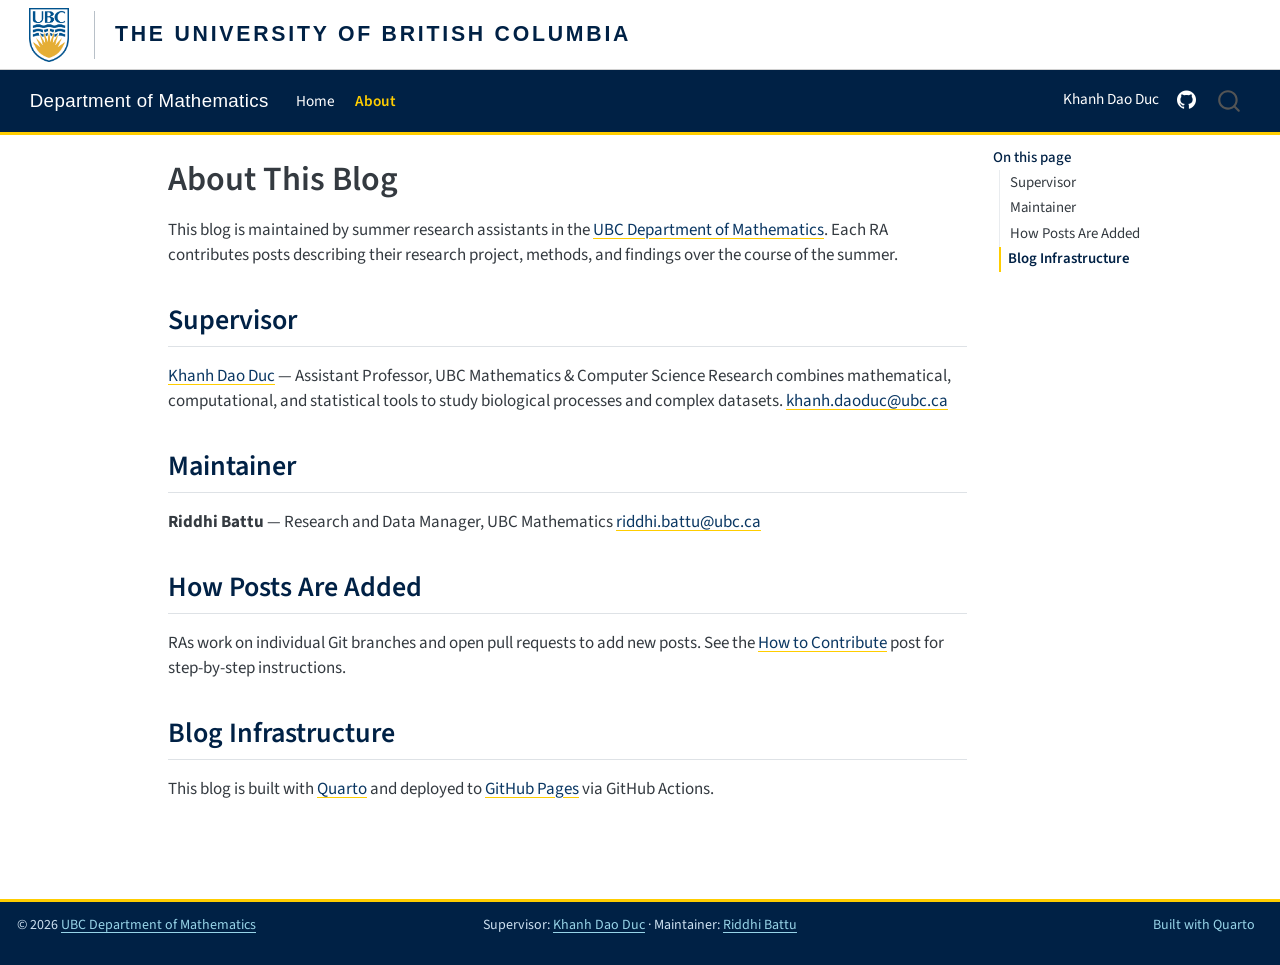
<file: about.html>
<!DOCTYPE html>
<html xmlns="http://www.w3.org/1999/xhtml" lang="en" xml:lang="en"><head>

<meta charset="utf-8">
<meta name="generator" content="quarto-1.9.38">

<meta name="viewport" content="width=device-width, initial-scale=1.0, user-scalable=yes">


<title>About This Blog – UBC Math Summer Research Blog</title>
<style>
/* Default styles provided by pandoc.
** See https://pandoc.org/MANUAL.html#variables-for-html for config info.
*/
code{white-space: pre-wrap;}
span.smallcaps{font-variant: small-caps;}
div.columns{display: flex; gap: min(4vw, 1.5em);}
div.column{flex: auto; overflow-x: auto;}
div.hanging-indent{margin-left: 1.5em; text-indent: -1.5em;}
ul.task-list{list-style: none;}
ul.task-list li input[type="checkbox"] {
  width: 0.8em;
  margin: 0 0.8em 0.2em -1em; /* quarto-specific, see https://github.com/quarto-dev/quarto-cli/issues/4556 */ 
  vertical-align: middle;
}
</style>


<script src="site_libs/quarto-nav/quarto-nav.js"></script>
<script src="site_libs/quarto-nav/headroom.min.js"></script>
<script src="site_libs/clipboard/clipboard.min.js"></script>
<script src="site_libs/quarto-search/autocomplete.umd.js"></script>
<script src="site_libs/quarto-search/fuse.min.js"></script>
<script src="site_libs/quarto-search/quarto-search.js"></script>
<meta name="quarto:offset" content="./">
<script src="site_libs/quarto-html/quarto.js" type="module"></script>
<script src="site_libs/quarto-html/tabsets/tabsets.js" type="module"></script>
<script src="site_libs/quarto-html/popper.min.js"></script>
<script src="site_libs/quarto-html/tippy.umd.min.js"></script>
<script src="site_libs/quarto-html/anchor.min.js"></script>
<link href="site_libs/quarto-html/tippy.css" rel="stylesheet">
<link href="site_libs/quarto-html/quarto-syntax-highlighting-15634bcf2e68342d4ad2dfa704d543f6.css" rel="stylesheet" id="quarto-text-highlighting-styles">
<script src="site_libs/bootstrap/bootstrap.min.js"></script>
<link href="site_libs/bootstrap/bootstrap-icons.css" rel="stylesheet">
<link href="site_libs/bootstrap/bootstrap-bba5ebae505b5c03f3f0d8040a416a6b.min.css" rel="stylesheet" append-hash="true" id="quarto-bootstrap" data-mode="light">
<script id="quarto-search-options" type="application/json">{
  "location": "navbar",
  "copy-button": false,
  "collapse-after": 3,
  "panel-placement": "end",
  "type": "overlay",
  "limit": 50,
  "keyboard-shortcut": [
    "f",
    "/",
    "s"
  ],
  "show-item-context": false,
  "language": {
    "search-no-results-text": "No results",
    "search-matching-documents-text": "matching documents",
    "search-copy-link-title": "Copy link to search",
    "search-hide-matches-text": "Hide additional matches",
    "search-more-match-text": "more match in this document",
    "search-more-matches-text": "more matches in this document",
    "search-clear-button-title": "Clear",
    "search-text-placeholder": "",
    "search-detached-cancel-button-title": "Cancel",
    "search-submit-button-title": "Submit",
    "search-label": "Search"
  }
}</script>


<link rel="stylesheet" href="styles.css">
</head>

<body class="nav-fixed quarto-light">

<div id="quarto-search-results"></div>
  <header id="quarto-header" class="headroom fixed-top">
    <nav class="navbar navbar-expand-lg " data-bs-theme="dark">
      <div class="navbar-container container-fluid">
      <div class="navbar-brand-container mx-auto">
    <a class="navbar-brand" href="./index.html">
    <span class="navbar-title">Department of Mathematics</span>
    </a>
  </div>
            <div id="quarto-search" class="" title="Search"></div>
          <button class="navbar-toggler" type="button" data-bs-toggle="collapse" data-bs-target="#navbarCollapse" aria-controls="navbarCollapse" role="menu" aria-expanded="false" aria-label="Toggle navigation" onclick="if (window.quartoToggleHeadroom) { window.quartoToggleHeadroom(); }">
  <span class="navbar-toggler-icon"></span>
</button>
          <div class="collapse navbar-collapse" id="navbarCollapse">
            <ul class="navbar-nav navbar-nav-scroll me-auto">
  <li class="nav-item">
    <a class="nav-link" href="./index.html"> 
<span class="menu-text">Home</span></a>
  </li>  
  <li class="nav-item">
    <a class="nav-link active" href="./about.html" aria-current="page"> 
<span class="menu-text">About</span></a>
  </li>  
</ul>
            <ul class="navbar-nav navbar-nav-scroll ms-auto">
  <li class="nav-item">
    <a class="nav-link" href="https://kdaoduc.com/"> 
<span class="menu-text">Khanh Dao Duc</span></a>
  </li>  
  <li class="nav-item compact">
    <a class="nav-link" href="https://github.com/UBCMath-Summer-RA-Cohort/research-blog"> <i class="bi bi-github" role="img" aria-label="GitHub">
</i> 
<span class="menu-text"></span></a>
  </li>  
</ul>
          </div> <!-- /navcollapse -->
            <div class="quarto-navbar-tools">
</div>
      </div> <!-- /container-fluid -->
    </nav>
</header>
<!-- content -->
<div id="quarto-content" class="quarto-container page-columns page-rows-contents page-layout-article page-navbar">
<!-- sidebar -->
<!-- margin-sidebar -->
    <div id="quarto-margin-sidebar" class="sidebar margin-sidebar">
        <nav id="TOC" role="doc-toc" class="toc-active">
    <h2 id="toc-title">On this page</h2>
   
  <ul>
  <li><a href="#supervisor" id="toc-supervisor" class="nav-link active" data-scroll-target="#supervisor">Supervisor</a></li>
  <li><a href="#maintainer" id="toc-maintainer" class="nav-link" data-scroll-target="#maintainer">Maintainer</a></li>
  <li><a href="#how-posts-are-added" id="toc-how-posts-are-added" class="nav-link" data-scroll-target="#how-posts-are-added">How Posts Are Added</a></li>
  <li><a href="#blog-infrastructure" id="toc-blog-infrastructure" class="nav-link" data-scroll-target="#blog-infrastructure">Blog Infrastructure</a></li>
  </ul>
</nav>
    </div>
<!-- main -->
<main class="content" id="quarto-document-content">
<div class="ubc-institutional-bar">
  <a href="https://www.ubc.ca" class="ubc-logo-link" aria-label="The University of British Columbia">
    <div class="ubc-crest" role="img" aria-label="UBC crest"></div>
  </a>
  <div class="ubc-bar-divider" aria-hidden="true"></div>
  <a href="https://www.ubc.ca" class="ubc-university-name-link">
    THE UNIVERSITY OF BRITISH COLUMBIA
  </a>
</div>

<header id="title-block-header" class="quarto-title-block default">
<div class="quarto-title">
<h1 class="title">About This Blog</h1>
</div>



<div class="quarto-title-meta">

    
  
    
  </div>
  


</header>


<p>This blog is maintained by summer research assistants in the <a href="https://www.math.ubc.ca/">UBC Department of Mathematics</a>. Each RA contributes posts describing their research project, methods, and findings over the course of the summer.</p>
<section id="supervisor" class="level2">
<h2 class="anchored" data-anchor-id="supervisor">Supervisor</h2>
<p><strong><a href="https://kdaoduc.com/">Khanh Dao Duc</a></strong> — Assistant Professor, UBC Mathematics &amp; Computer Science Research combines mathematical, computational, and statistical tools to study biological processes and complex datasets. <a href="mailto:khanh.daoduc@ubc.ca">khanh.daoduc@ubc.ca</a></p>
</section>
<section id="maintainer" class="level2">
<h2 class="anchored" data-anchor-id="maintainer">Maintainer</h2>
<p><strong>Riddhi Battu</strong> — Research and Data Manager, UBC Mathematics <a href="mailto:riddhi.battu@ubc.ca">riddhi.battu@ubc.ca</a></p>
</section>
<section id="how-posts-are-added" class="level2">
<h2 class="anchored" data-anchor-id="how-posts-are-added">How Posts Are Added</h2>
<p>RAs work on individual Git branches and open pull requests to add new posts. See the <a href="./posts/how-to-contribute/index.html">How to Contribute</a> post for step-by-step instructions.</p>
</section>
<section id="blog-infrastructure" class="level2">
<h2 class="anchored" data-anchor-id="blog-infrastructure">Blog Infrastructure</h2>
<p>This blog is built with <a href="https://quarto.org">Quarto</a> and deployed to <a href="https://pages.github.com/">GitHub Pages</a> via GitHub Actions.</p>


</section>

</main> <!-- /main -->
<script id="quarto-html-after-body" type="application/javascript">
  window.document.addEventListener("DOMContentLoaded", function (event) {
    const icon = "";
    const anchorJS = new window.AnchorJS();
    anchorJS.options = {
      placement: 'right',
      icon: icon
    };
    anchorJS.add('.anchored');
    const isCodeAnnotation = (el) => {
      for (const clz of el.classList) {
        if (clz.startsWith('code-annotation-')) {                     
          return true;
        }
      }
      return false;
    }
    const onCopySuccess = function(e) {
      // button target
      const button = e.trigger;
      // don't keep focus
      button.blur();
      // flash "checked"
      button.classList.add('code-copy-button-checked');
      var currentTitle = button.getAttribute("title");
      button.setAttribute("title", "Copied!");
      let tooltip;
      if (window.bootstrap) {
        button.setAttribute("data-bs-toggle", "tooltip");
        button.setAttribute("data-bs-placement", "left");
        button.setAttribute("data-bs-title", "Copied!");
        tooltip = new bootstrap.Tooltip(button, 
          { trigger: "manual", 
            customClass: "code-copy-button-tooltip",
            offset: [0, -8]});
        tooltip.show();    
      }
      setTimeout(function() {
        if (tooltip) {
          tooltip.hide();
          button.removeAttribute("data-bs-title");
          button.removeAttribute("data-bs-toggle");
          button.removeAttribute("data-bs-placement");
        }
        button.setAttribute("title", currentTitle);
        button.classList.remove('code-copy-button-checked');
      }, 1000);
      // clear code selection
      e.clearSelection();
    }
    const getTextToCopy = function(trigger) {
      const outerScaffold = trigger.parentElement.cloneNode(true);
      const codeEl = outerScaffold.querySelector('code');
      for (const childEl of codeEl.children) {
        if (isCodeAnnotation(childEl)) {
          childEl.remove();
        }
      }
      return codeEl.innerText;
    }
    const clipboard = new window.ClipboardJS('.code-copy-button:not([data-in-quarto-modal])', {
      text: getTextToCopy
    });
    clipboard.on('success', onCopySuccess);
    if (window.document.getElementById('quarto-embedded-source-code-modal')) {
      const clipboardModal = new window.ClipboardJS('.code-copy-button[data-in-quarto-modal]', {
        text: getTextToCopy,
        container: window.document.getElementById('quarto-embedded-source-code-modal')
      });
      clipboardModal.on('success', onCopySuccess);
    }
      var localhostRegex = new RegExp(/^(?:http|https):\/\/localhost\:?[0-9]*\//);
      var mailtoRegex = new RegExp(/^mailto:/);
        var filterRegex = new RegExp("https:\/\/UBCMath-Summer-RA-Cohort\.github\.io\/research-blog\/");
      var isInternal = (href) => {
          return filterRegex.test(href) || localhostRegex.test(href) || mailtoRegex.test(href);
      }
      // Inspect non-navigation links and adorn them if external
     var links = window.document.querySelectorAll('a[href]:not(.nav-link):not(.navbar-brand):not(.toc-action):not(.sidebar-link):not(.sidebar-item-toggle):not(.pagination-link):not(.no-external):not([aria-hidden]):not(.dropdown-item):not(.quarto-navigation-tool):not(.about-link)');
      for (var i=0; i<links.length; i++) {
        const link = links[i];
        if (!isInternal(link.href)) {
          // undo the damage that might have been done by quarto-nav.js in the case of
          // links that we want to consider external
          if (link.dataset.originalHref !== undefined) {
            link.href = link.dataset.originalHref;
          }
        }
      }
    function tippyHover(el, contentFn, onTriggerFn, onUntriggerFn) {
      const config = {
        allowHTML: true,
        maxWidth: 500,
        delay: 100,
        arrow: false,
        appendTo: function(el) {
            return el.parentElement;
        },
        interactive: true,
        interactiveBorder: 10,
        theme: 'quarto',
        placement: 'bottom-start',
      };
      if (contentFn) {
        config.content = contentFn;
      }
      if (onTriggerFn) {
        config.onTrigger = onTriggerFn;
      }
      if (onUntriggerFn) {
        config.onUntrigger = onUntriggerFn;
      }
      window.tippy(el, config); 
    }
    const noterefs = window.document.querySelectorAll('a[role="doc-noteref"]');
    for (var i=0; i<noterefs.length; i++) {
      const ref = noterefs[i];
      tippyHover(ref, function() {
        // use id or data attribute instead here
        let href = ref.getAttribute('data-footnote-href') || ref.getAttribute('href');
        try { href = new URL(href).hash; } catch {}
        const id = href.replace(/^#\/?/, "");
        const note = window.document.getElementById(id);
        if (note) {
          return note.innerHTML;
        } else {
          return "";
        }
      });
    }
    const xrefs = window.document.querySelectorAll('a.quarto-xref');
    const processXRef = (id, note) => {
      // Strip column container classes
      const stripColumnClz = (el) => {
        el.classList.remove("page-full", "page-columns");
        if (el.children) {
          for (const child of el.children) {
            stripColumnClz(child);
          }
        }
      }
      stripColumnClz(note)
      if (id === null || id.startsWith('sec-')) {
        // Special case sections, only their first couple elements
        const container = document.createElement("div");
        if (note.children && note.children.length > 2) {
          container.appendChild(note.children[0].cloneNode(true));
          for (let i = 1; i < note.children.length; i++) {
            const child = note.children[i];
            if (child.tagName === "P" && child.innerText === "") {
              continue;
            } else {
              container.appendChild(child.cloneNode(true));
              break;
            }
          }
          if (window.Quarto?.typesetMath) {
            window.Quarto.typesetMath(container);
          }
          return container.innerHTML
        } else {
          if (window.Quarto?.typesetMath) {
            window.Quarto.typesetMath(note);
          }
          return note.innerHTML;
        }
      } else {
        // Remove any anchor links if they are present
        const anchorLink = note.querySelector('a.anchorjs-link');
        if (anchorLink) {
          anchorLink.remove();
        }
        if (window.Quarto?.typesetMath) {
          window.Quarto.typesetMath(note);
        }
        if (note.classList.contains("callout")) {
          return note.outerHTML;
        } else {
          return note.innerHTML;
        }
      }
    }
    for (var i=0; i<xrefs.length; i++) {
      const xref = xrefs[i];
      tippyHover(xref, undefined, function(instance) {
        instance.disable();
        let url = xref.getAttribute('href');
        let hash = undefined; 
        if (url.startsWith('#')) {
          hash = url;
        } else {
          try { hash = new URL(url).hash; } catch {}
        }
        if (hash) {
          const id = hash.replace(/^#\/?/, "");
          const note = window.document.getElementById(id);
          if (note !== null) {
            try {
              const html = processXRef(id, note.cloneNode(true));
              instance.setContent(html);
            } finally {
              instance.enable();
              instance.show();
            }
          } else {
            // See if we can fetch this
            fetch(url.split('#')[0])
            .then(res => res.text())
            .then(html => {
              const parser = new DOMParser();
              const htmlDoc = parser.parseFromString(html, "text/html");
              const note = htmlDoc.getElementById(id);
              if (note !== null) {
                const html = processXRef(id, note);
                instance.setContent(html);
              } 
            }).finally(() => {
              instance.enable();
              instance.show();
            });
          }
        } else {
          // See if we can fetch a full url (with no hash to target)
          // This is a special case and we should probably do some content thinning / targeting
          fetch(url)
          .then(res => res.text())
          .then(html => {
            const parser = new DOMParser();
            const htmlDoc = parser.parseFromString(html, "text/html");
            const note = htmlDoc.querySelector('main.content');
            if (note !== null) {
              // This should only happen for chapter cross references
              // (since there is no id in the URL)
              // remove the first header
              if (note.children.length > 0 && note.children[0].tagName === "HEADER") {
                note.children[0].remove();
              }
              const html = processXRef(null, note);
              instance.setContent(html);
            } 
          }).finally(() => {
            instance.enable();
            instance.show();
          });
        }
      }, function(instance) {
      });
    }
        let selectedAnnoteEl;
        const selectorForAnnotation = ( cell, annotation) => {
          let cellAttr = 'data-code-cell="' + cell + '"';
          let lineAttr = 'data-code-annotation="' +  annotation + '"';
          const selector = 'span[' + cellAttr + '][' + lineAttr + ']';
          return selector;
        }
        const selectCodeLines = (annoteEl) => {
          const doc = window.document;
          const targetCell = annoteEl.getAttribute("data-target-cell");
          const targetAnnotation = annoteEl.getAttribute("data-target-annotation");
          const annoteSpan = window.document.querySelector(selectorForAnnotation(targetCell, targetAnnotation));
          const lines = annoteSpan.getAttribute("data-code-lines").split(",");
          const lineIds = lines.map((line) => {
            return targetCell + "-" + line;
          })
          let top = null;
          let height = null;
          let parent = null;
          if (lineIds.length > 0) {
              //compute the position of the single el (top and bottom and make a div)
              const el = window.document.getElementById(lineIds[0]);
              top = el.offsetTop;
              height = el.offsetHeight;
              parent = el.parentElement.parentElement;
            if (lineIds.length > 1) {
              const lastEl = window.document.getElementById(lineIds[lineIds.length - 1]);
              const bottom = lastEl.offsetTop + lastEl.offsetHeight;
              height = bottom - top;
            }
            if (top !== null && height !== null && parent !== null) {
              // cook up a div (if necessary) and position it 
              let div = window.document.getElementById("code-annotation-line-highlight");
              if (div === null) {
                div = window.document.createElement("div");
                div.setAttribute("id", "code-annotation-line-highlight");
                div.style.position = 'absolute';
                parent.appendChild(div);
              }
              div.style.top = top - 2 + "px";
              div.style.height = height + 4 + "px";
              div.style.left = 0;
              let gutterDiv = window.document.getElementById("code-annotation-line-highlight-gutter");
              if (gutterDiv === null) {
                gutterDiv = window.document.createElement("div");
                gutterDiv.setAttribute("id", "code-annotation-line-highlight-gutter");
                gutterDiv.style.position = 'absolute';
                const codeCell = window.document.getElementById(targetCell);
                const gutter = codeCell.querySelector('.code-annotation-gutter');
                gutter.appendChild(gutterDiv);
              }
              gutterDiv.style.top = top - 2 + "px";
              gutterDiv.style.height = height + 4 + "px";
            }
            selectedAnnoteEl = annoteEl;
          }
        };
        const unselectCodeLines = () => {
          const elementsIds = ["code-annotation-line-highlight", "code-annotation-line-highlight-gutter"];
          elementsIds.forEach((elId) => {
            const div = window.document.getElementById(elId);
            if (div) {
              div.remove();
            }
          });
          selectedAnnoteEl = undefined;
        };
          // Handle positioning of the toggle
      window.addEventListener(
        "resize",
        throttle(() => {
          elRect = undefined;
          if (selectedAnnoteEl) {
            selectCodeLines(selectedAnnoteEl);
          }
        }, 10)
      );
      function throttle(fn, ms) {
      let throttle = false;
      let timer;
        return (...args) => {
          if(!throttle) { // first call gets through
              fn.apply(this, args);
              throttle = true;
          } else { // all the others get throttled
              if(timer) clearTimeout(timer); // cancel #2
              timer = setTimeout(() => {
                fn.apply(this, args);
                timer = throttle = false;
              }, ms);
          }
        };
      }
        // Attach click handler to the DT
        const annoteDls = window.document.querySelectorAll('dt[data-target-cell]');
        for (const annoteDlNode of annoteDls) {
          annoteDlNode.addEventListener('click', (event) => {
            const clickedEl = event.target;
            if (clickedEl !== selectedAnnoteEl) {
              unselectCodeLines();
              const activeEl = window.document.querySelector('dt[data-target-cell].code-annotation-active');
              if (activeEl) {
                activeEl.classList.remove('code-annotation-active');
              }
              selectCodeLines(clickedEl);
              clickedEl.classList.add('code-annotation-active');
            } else {
              // Unselect the line
              unselectCodeLines();
              clickedEl.classList.remove('code-annotation-active');
            }
          });
        }
    const findCites = (el) => {
      const parentEl = el.parentElement;
      if (parentEl) {
        const cites = parentEl.dataset.cites;
        if (cites) {
          return {
            el,
            cites: cites.split(' ')
          };
        } else {
          return findCites(el.parentElement)
        }
      } else {
        return undefined;
      }
    };
    var bibliorefs = window.document.querySelectorAll('a[role="doc-biblioref"]');
    for (var i=0; i<bibliorefs.length; i++) {
      const ref = bibliorefs[i];
      const citeInfo = findCites(ref);
      if (citeInfo) {
        tippyHover(citeInfo.el, function() {
          var popup = window.document.createElement('div');
          citeInfo.cites.forEach(function(cite) {
            var citeDiv = window.document.createElement('div');
            citeDiv.classList.add('hanging-indent');
            citeDiv.classList.add('csl-entry');
            var biblioDiv = window.document.getElementById('ref-' + cite);
            if (biblioDiv) {
              citeDiv.innerHTML = biblioDiv.innerHTML;
            }
            popup.appendChild(citeDiv);
          });
          return popup.innerHTML;
        });
      }
    }
  });
  </script>
</div> <!-- /content -->
<footer class="footer">
  <div class="nav-footer">
    <div class="nav-footer-left">
<p>© 2026 <a href="https://www.math.ubc.ca/">UBC Department of Mathematics</a></p>
</div>   
    <div class="nav-footer-center">
<p>Supervisor: <a href="https://kdaoduc.com/">Khanh Dao Duc</a> · Maintainer: <a href="mailto:riddhi.battu@ubc.ca">Riddhi Battu</a></p>
</div>
    <div class="nav-footer-right">
      <ul class="footer-items list-unstyled">
    <li class="nav-item">
    <a class="nav-link" href="https://quarto.org">
<p>Built with Quarto</p>
</a>
  </li>  
</ul>
    </div>
  </div>
</footer>




</body></html>
</file>
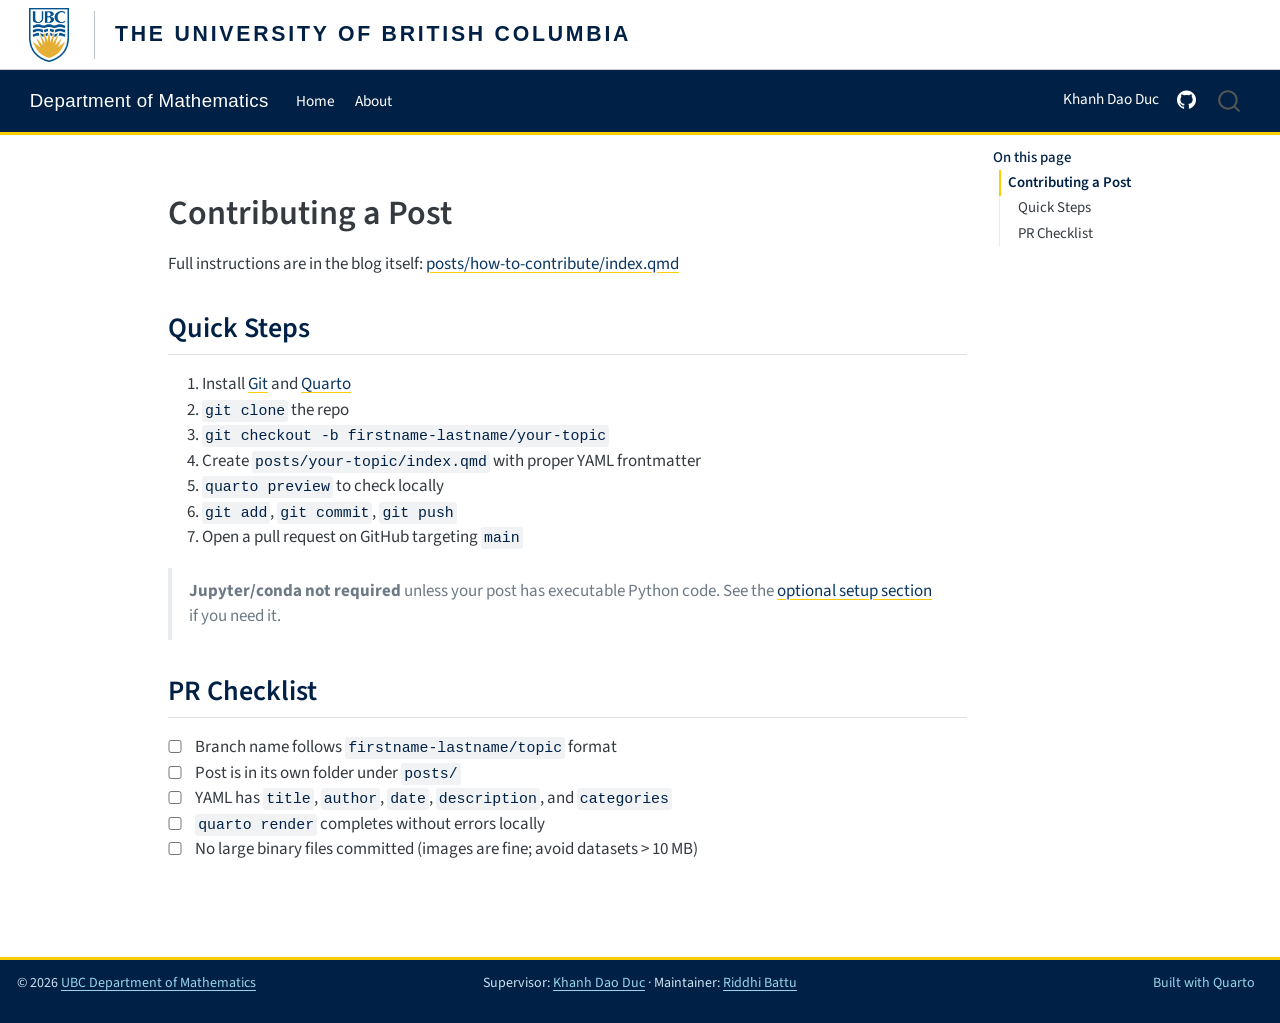
<file: CONTRIBUTING.html>
<!DOCTYPE html>
<html xmlns="http://www.w3.org/1999/xhtml" lang="en" xml:lang="en"><head>

<meta charset="utf-8">
<meta name="generator" content="quarto-1.9.38">

<meta name="viewport" content="width=device-width, initial-scale=1.0, user-scalable=yes">


<title>contributing – UBC Math Summer Research Blog</title>
<style>
/* Default styles provided by pandoc.
** See https://pandoc.org/MANUAL.html#variables-for-html for config info.
*/
code{white-space: pre-wrap;}
span.smallcaps{font-variant: small-caps;}
div.columns{display: flex; gap: min(4vw, 1.5em);}
div.column{flex: auto; overflow-x: auto;}
div.hanging-indent{margin-left: 1.5em; text-indent: -1.5em;}
ul.task-list{list-style: none;}
ul.task-list li input[type="checkbox"] {
  width: 0.8em;
  margin: 0 0.8em 0.2em -1em; /* quarto-specific, see https://github.com/quarto-dev/quarto-cli/issues/4556 */ 
  vertical-align: middle;
}
</style>


<script src="site_libs/quarto-nav/quarto-nav.js"></script>
<script src="site_libs/quarto-nav/headroom.min.js"></script>
<script src="site_libs/clipboard/clipboard.min.js"></script>
<script src="site_libs/quarto-search/autocomplete.umd.js"></script>
<script src="site_libs/quarto-search/fuse.min.js"></script>
<script src="site_libs/quarto-search/quarto-search.js"></script>
<meta name="quarto:offset" content="./">
<script src="site_libs/quarto-html/quarto.js" type="module"></script>
<script src="site_libs/quarto-html/tabsets/tabsets.js" type="module"></script>
<script src="site_libs/quarto-html/popper.min.js"></script>
<script src="site_libs/quarto-html/tippy.umd.min.js"></script>
<script src="site_libs/quarto-html/anchor.min.js"></script>
<link href="site_libs/quarto-html/tippy.css" rel="stylesheet">
<link href="site_libs/quarto-html/quarto-syntax-highlighting-15634bcf2e68342d4ad2dfa704d543f6.css" rel="stylesheet" id="quarto-text-highlighting-styles">
<script src="site_libs/bootstrap/bootstrap.min.js"></script>
<link href="site_libs/bootstrap/bootstrap-icons.css" rel="stylesheet">
<link href="site_libs/bootstrap/bootstrap-bba5ebae505b5c03f3f0d8040a416a6b.min.css" rel="stylesheet" append-hash="true" id="quarto-bootstrap" data-mode="light">
<script id="quarto-search-options" type="application/json">{
  "location": "navbar",
  "copy-button": false,
  "collapse-after": 3,
  "panel-placement": "end",
  "type": "overlay",
  "limit": 50,
  "keyboard-shortcut": [
    "f",
    "/",
    "s"
  ],
  "show-item-context": false,
  "language": {
    "search-no-results-text": "No results",
    "search-matching-documents-text": "matching documents",
    "search-copy-link-title": "Copy link to search",
    "search-hide-matches-text": "Hide additional matches",
    "search-more-match-text": "more match in this document",
    "search-more-matches-text": "more matches in this document",
    "search-clear-button-title": "Clear",
    "search-text-placeholder": "",
    "search-detached-cancel-button-title": "Cancel",
    "search-submit-button-title": "Submit",
    "search-label": "Search"
  }
}</script>


<link rel="stylesheet" href="styles.css">
</head>

<body class="nav-fixed quarto-light">

<div id="quarto-search-results"></div>
  <header id="quarto-header" class="headroom fixed-top">
    <nav class="navbar navbar-expand-lg " data-bs-theme="dark">
      <div class="navbar-container container-fluid">
      <div class="navbar-brand-container mx-auto">
    <a class="navbar-brand" href="./index.html">
    <span class="navbar-title">Department of Mathematics</span>
    </a>
  </div>
            <div id="quarto-search" class="" title="Search"></div>
          <button class="navbar-toggler" type="button" data-bs-toggle="collapse" data-bs-target="#navbarCollapse" aria-controls="navbarCollapse" role="menu" aria-expanded="false" aria-label="Toggle navigation" onclick="if (window.quartoToggleHeadroom) { window.quartoToggleHeadroom(); }">
  <span class="navbar-toggler-icon"></span>
</button>
          <div class="collapse navbar-collapse" id="navbarCollapse">
            <ul class="navbar-nav navbar-nav-scroll me-auto">
  <li class="nav-item">
    <a class="nav-link" href="./index.html"> 
<span class="menu-text">Home</span></a>
  </li>  
  <li class="nav-item">
    <a class="nav-link" href="./about.html"> 
<span class="menu-text">About</span></a>
  </li>  
</ul>
            <ul class="navbar-nav navbar-nav-scroll ms-auto">
  <li class="nav-item">
    <a class="nav-link" href="https://kdaoduc.com/"> 
<span class="menu-text">Khanh Dao Duc</span></a>
  </li>  
  <li class="nav-item compact">
    <a class="nav-link" href="https://github.com/UBCMath-Summer-RA-Cohort/research-blog"> <i class="bi bi-github" role="img" aria-label="GitHub">
</i> 
<span class="menu-text"></span></a>
  </li>  
</ul>
          </div> <!-- /navcollapse -->
            <div class="quarto-navbar-tools">
</div>
      </div> <!-- /container-fluid -->
    </nav>
</header>
<!-- content -->
<div id="quarto-content" class="quarto-container page-columns page-rows-contents page-layout-article page-navbar">
<!-- sidebar -->
<!-- margin-sidebar -->
    <div id="quarto-margin-sidebar" class="sidebar margin-sidebar">
        <nav id="TOC" role="doc-toc" class="toc-active">
    <h2 id="toc-title">On this page</h2>
   
  <ul>
  <li><a href="#contributing-a-post" id="toc-contributing-a-post" class="nav-link active" data-scroll-target="#contributing-a-post">Contributing a Post</a>
  <ul class="collapse">
  <li><a href="#quick-steps" id="toc-quick-steps" class="nav-link" data-scroll-target="#quick-steps">Quick Steps</a></li>
  <li><a href="#pr-checklist" id="toc-pr-checklist" class="nav-link" data-scroll-target="#pr-checklist">PR Checklist</a></li>
  </ul></li>
  </ul>
</nav>
    </div>
<!-- main -->
<main class="content" id="quarto-document-content"><header id="title-block-header" class="quarto-title-block"></header>
<div class="ubc-institutional-bar">
  <a href="https://www.ubc.ca" class="ubc-logo-link" aria-label="The University of British Columbia">
    <div class="ubc-crest" role="img" aria-label="UBC crest"></div>
  </a>
  <div class="ubc-bar-divider" aria-hidden="true"></div>
  <a href="https://www.ubc.ca" class="ubc-university-name-link">
    THE UNIVERSITY OF BRITISH COLUMBIA
  </a>
</div>




<section id="contributing-a-post" class="level1">
<h1>Contributing a Post</h1>
<p>Full instructions are in the blog itself: <strong><a href="./posts/how-to-contribute/index.html">posts/how-to-contribute/index.qmd</a></strong></p>
<section id="quick-steps" class="level2">
<h2 class="anchored" data-anchor-id="quick-steps">Quick Steps</h2>
<ol type="1">
<li>Install <a href="https://git-scm.com">Git</a> and <a href="https://quarto.org/docs/get-started/">Quarto</a></li>
<li><code>git clone</code> the repo</li>
<li><code>git checkout -b firstname-lastname/your-topic</code></li>
<li>Create <code>posts/your-topic/index.qmd</code> with proper YAML frontmatter</li>
<li><code>quarto preview</code> to check locally</li>
<li><code>git add</code>, <code>git commit</code>, <code>git push</code></li>
<li>Open a pull request on GitHub targeting <code>main</code></li>
</ol>
<blockquote class="blockquote">
<p><strong>Jupyter/conda not required</strong> unless your post has executable Python code. See the <a href="./posts/how-to-contribute/index.html#optional-adding-executable-code">optional setup section</a> if you need it.</p>
</blockquote>
</section>
<section id="pr-checklist" class="level2">
<h2 class="anchored" data-anchor-id="pr-checklist">PR Checklist</h2>
<ul class="task-list">
<li><label><input type="checkbox">Branch name follows <code>firstname-lastname/topic</code> format</label></li>
<li><label><input type="checkbox">Post is in its own folder under <code>posts/</code></label></li>
<li><label><input type="checkbox">YAML has <code>title</code>, <code>author</code>, <code>date</code>, <code>description</code>, and <code>categories</code></label></li>
<li><label><input type="checkbox"><code>quarto render</code> completes without errors locally</label></li>
<li><label><input type="checkbox">No large binary files committed (images are fine; avoid datasets &gt; 10 MB)</label></li>
</ul>


</section>
</section>

</main> <!-- /main -->
<script id="quarto-html-after-body" type="application/javascript">
  window.document.addEventListener("DOMContentLoaded", function (event) {
    const icon = "";
    const anchorJS = new window.AnchorJS();
    anchorJS.options = {
      placement: 'right',
      icon: icon
    };
    anchorJS.add('.anchored');
    const isCodeAnnotation = (el) => {
      for (const clz of el.classList) {
        if (clz.startsWith('code-annotation-')) {                     
          return true;
        }
      }
      return false;
    }
    const onCopySuccess = function(e) {
      // button target
      const button = e.trigger;
      // don't keep focus
      button.blur();
      // flash "checked"
      button.classList.add('code-copy-button-checked');
      var currentTitle = button.getAttribute("title");
      button.setAttribute("title", "Copied!");
      let tooltip;
      if (window.bootstrap) {
        button.setAttribute("data-bs-toggle", "tooltip");
        button.setAttribute("data-bs-placement", "left");
        button.setAttribute("data-bs-title", "Copied!");
        tooltip = new bootstrap.Tooltip(button, 
          { trigger: "manual", 
            customClass: "code-copy-button-tooltip",
            offset: [0, -8]});
        tooltip.show();    
      }
      setTimeout(function() {
        if (tooltip) {
          tooltip.hide();
          button.removeAttribute("data-bs-title");
          button.removeAttribute("data-bs-toggle");
          button.removeAttribute("data-bs-placement");
        }
        button.setAttribute("title", currentTitle);
        button.classList.remove('code-copy-button-checked');
      }, 1000);
      // clear code selection
      e.clearSelection();
    }
    const getTextToCopy = function(trigger) {
      const outerScaffold = trigger.parentElement.cloneNode(true);
      const codeEl = outerScaffold.querySelector('code');
      for (const childEl of codeEl.children) {
        if (isCodeAnnotation(childEl)) {
          childEl.remove();
        }
      }
      return codeEl.innerText;
    }
    const clipboard = new window.ClipboardJS('.code-copy-button:not([data-in-quarto-modal])', {
      text: getTextToCopy
    });
    clipboard.on('success', onCopySuccess);
    if (window.document.getElementById('quarto-embedded-source-code-modal')) {
      const clipboardModal = new window.ClipboardJS('.code-copy-button[data-in-quarto-modal]', {
        text: getTextToCopy,
        container: window.document.getElementById('quarto-embedded-source-code-modal')
      });
      clipboardModal.on('success', onCopySuccess);
    }
      var localhostRegex = new RegExp(/^(?:http|https):\/\/localhost\:?[0-9]*\//);
      var mailtoRegex = new RegExp(/^mailto:/);
        var filterRegex = new RegExp("https:\/\/UBCMath-Summer-RA-Cohort\.github\.io\/research-blog\/");
      var isInternal = (href) => {
          return filterRegex.test(href) || localhostRegex.test(href) || mailtoRegex.test(href);
      }
      // Inspect non-navigation links and adorn them if external
     var links = window.document.querySelectorAll('a[href]:not(.nav-link):not(.navbar-brand):not(.toc-action):not(.sidebar-link):not(.sidebar-item-toggle):not(.pagination-link):not(.no-external):not([aria-hidden]):not(.dropdown-item):not(.quarto-navigation-tool):not(.about-link)');
      for (var i=0; i<links.length; i++) {
        const link = links[i];
        if (!isInternal(link.href)) {
          // undo the damage that might have been done by quarto-nav.js in the case of
          // links that we want to consider external
          if (link.dataset.originalHref !== undefined) {
            link.href = link.dataset.originalHref;
          }
        }
      }
    function tippyHover(el, contentFn, onTriggerFn, onUntriggerFn) {
      const config = {
        allowHTML: true,
        maxWidth: 500,
        delay: 100,
        arrow: false,
        appendTo: function(el) {
            return el.parentElement;
        },
        interactive: true,
        interactiveBorder: 10,
        theme: 'quarto',
        placement: 'bottom-start',
      };
      if (contentFn) {
        config.content = contentFn;
      }
      if (onTriggerFn) {
        config.onTrigger = onTriggerFn;
      }
      if (onUntriggerFn) {
        config.onUntrigger = onUntriggerFn;
      }
      window.tippy(el, config); 
    }
    const noterefs = window.document.querySelectorAll('a[role="doc-noteref"]');
    for (var i=0; i<noterefs.length; i++) {
      const ref = noterefs[i];
      tippyHover(ref, function() {
        // use id or data attribute instead here
        let href = ref.getAttribute('data-footnote-href') || ref.getAttribute('href');
        try { href = new URL(href).hash; } catch {}
        const id = href.replace(/^#\/?/, "");
        const note = window.document.getElementById(id);
        if (note) {
          return note.innerHTML;
        } else {
          return "";
        }
      });
    }
    const xrefs = window.document.querySelectorAll('a.quarto-xref');
    const processXRef = (id, note) => {
      // Strip column container classes
      const stripColumnClz = (el) => {
        el.classList.remove("page-full", "page-columns");
        if (el.children) {
          for (const child of el.children) {
            stripColumnClz(child);
          }
        }
      }
      stripColumnClz(note)
      if (id === null || id.startsWith('sec-')) {
        // Special case sections, only their first couple elements
        const container = document.createElement("div");
        if (note.children && note.children.length > 2) {
          container.appendChild(note.children[0].cloneNode(true));
          for (let i = 1; i < note.children.length; i++) {
            const child = note.children[i];
            if (child.tagName === "P" && child.innerText === "") {
              continue;
            } else {
              container.appendChild(child.cloneNode(true));
              break;
            }
          }
          if (window.Quarto?.typesetMath) {
            window.Quarto.typesetMath(container);
          }
          return container.innerHTML
        } else {
          if (window.Quarto?.typesetMath) {
            window.Quarto.typesetMath(note);
          }
          return note.innerHTML;
        }
      } else {
        // Remove any anchor links if they are present
        const anchorLink = note.querySelector('a.anchorjs-link');
        if (anchorLink) {
          anchorLink.remove();
        }
        if (window.Quarto?.typesetMath) {
          window.Quarto.typesetMath(note);
        }
        if (note.classList.contains("callout")) {
          return note.outerHTML;
        } else {
          return note.innerHTML;
        }
      }
    }
    for (var i=0; i<xrefs.length; i++) {
      const xref = xrefs[i];
      tippyHover(xref, undefined, function(instance) {
        instance.disable();
        let url = xref.getAttribute('href');
        let hash = undefined; 
        if (url.startsWith('#')) {
          hash = url;
        } else {
          try { hash = new URL(url).hash; } catch {}
        }
        if (hash) {
          const id = hash.replace(/^#\/?/, "");
          const note = window.document.getElementById(id);
          if (note !== null) {
            try {
              const html = processXRef(id, note.cloneNode(true));
              instance.setContent(html);
            } finally {
              instance.enable();
              instance.show();
            }
          } else {
            // See if we can fetch this
            fetch(url.split('#')[0])
            .then(res => res.text())
            .then(html => {
              const parser = new DOMParser();
              const htmlDoc = parser.parseFromString(html, "text/html");
              const note = htmlDoc.getElementById(id);
              if (note !== null) {
                const html = processXRef(id, note);
                instance.setContent(html);
              } 
            }).finally(() => {
              instance.enable();
              instance.show();
            });
          }
        } else {
          // See if we can fetch a full url (with no hash to target)
          // This is a special case and we should probably do some content thinning / targeting
          fetch(url)
          .then(res => res.text())
          .then(html => {
            const parser = new DOMParser();
            const htmlDoc = parser.parseFromString(html, "text/html");
            const note = htmlDoc.querySelector('main.content');
            if (note !== null) {
              // This should only happen for chapter cross references
              // (since there is no id in the URL)
              // remove the first header
              if (note.children.length > 0 && note.children[0].tagName === "HEADER") {
                note.children[0].remove();
              }
              const html = processXRef(null, note);
              instance.setContent(html);
            } 
          }).finally(() => {
            instance.enable();
            instance.show();
          });
        }
      }, function(instance) {
      });
    }
        let selectedAnnoteEl;
        const selectorForAnnotation = ( cell, annotation) => {
          let cellAttr = 'data-code-cell="' + cell + '"';
          let lineAttr = 'data-code-annotation="' +  annotation + '"';
          const selector = 'span[' + cellAttr + '][' + lineAttr + ']';
          return selector;
        }
        const selectCodeLines = (annoteEl) => {
          const doc = window.document;
          const targetCell = annoteEl.getAttribute("data-target-cell");
          const targetAnnotation = annoteEl.getAttribute("data-target-annotation");
          const annoteSpan = window.document.querySelector(selectorForAnnotation(targetCell, targetAnnotation));
          const lines = annoteSpan.getAttribute("data-code-lines").split(",");
          const lineIds = lines.map((line) => {
            return targetCell + "-" + line;
          })
          let top = null;
          let height = null;
          let parent = null;
          if (lineIds.length > 0) {
              //compute the position of the single el (top and bottom and make a div)
              const el = window.document.getElementById(lineIds[0]);
              top = el.offsetTop;
              height = el.offsetHeight;
              parent = el.parentElement.parentElement;
            if (lineIds.length > 1) {
              const lastEl = window.document.getElementById(lineIds[lineIds.length - 1]);
              const bottom = lastEl.offsetTop + lastEl.offsetHeight;
              height = bottom - top;
            }
            if (top !== null && height !== null && parent !== null) {
              // cook up a div (if necessary) and position it 
              let div = window.document.getElementById("code-annotation-line-highlight");
              if (div === null) {
                div = window.document.createElement("div");
                div.setAttribute("id", "code-annotation-line-highlight");
                div.style.position = 'absolute';
                parent.appendChild(div);
              }
              div.style.top = top - 2 + "px";
              div.style.height = height + 4 + "px";
              div.style.left = 0;
              let gutterDiv = window.document.getElementById("code-annotation-line-highlight-gutter");
              if (gutterDiv === null) {
                gutterDiv = window.document.createElement("div");
                gutterDiv.setAttribute("id", "code-annotation-line-highlight-gutter");
                gutterDiv.style.position = 'absolute';
                const codeCell = window.document.getElementById(targetCell);
                const gutter = codeCell.querySelector('.code-annotation-gutter');
                gutter.appendChild(gutterDiv);
              }
              gutterDiv.style.top = top - 2 + "px";
              gutterDiv.style.height = height + 4 + "px";
            }
            selectedAnnoteEl = annoteEl;
          }
        };
        const unselectCodeLines = () => {
          const elementsIds = ["code-annotation-line-highlight", "code-annotation-line-highlight-gutter"];
          elementsIds.forEach((elId) => {
            const div = window.document.getElementById(elId);
            if (div) {
              div.remove();
            }
          });
          selectedAnnoteEl = undefined;
        };
          // Handle positioning of the toggle
      window.addEventListener(
        "resize",
        throttle(() => {
          elRect = undefined;
          if (selectedAnnoteEl) {
            selectCodeLines(selectedAnnoteEl);
          }
        }, 10)
      );
      function throttle(fn, ms) {
      let throttle = false;
      let timer;
        return (...args) => {
          if(!throttle) { // first call gets through
              fn.apply(this, args);
              throttle = true;
          } else { // all the others get throttled
              if(timer) clearTimeout(timer); // cancel #2
              timer = setTimeout(() => {
                fn.apply(this, args);
                timer = throttle = false;
              }, ms);
          }
        };
      }
        // Attach click handler to the DT
        const annoteDls = window.document.querySelectorAll('dt[data-target-cell]');
        for (const annoteDlNode of annoteDls) {
          annoteDlNode.addEventListener('click', (event) => {
            const clickedEl = event.target;
            if (clickedEl !== selectedAnnoteEl) {
              unselectCodeLines();
              const activeEl = window.document.querySelector('dt[data-target-cell].code-annotation-active');
              if (activeEl) {
                activeEl.classList.remove('code-annotation-active');
              }
              selectCodeLines(clickedEl);
              clickedEl.classList.add('code-annotation-active');
            } else {
              // Unselect the line
              unselectCodeLines();
              clickedEl.classList.remove('code-annotation-active');
            }
          });
        }
    const findCites = (el) => {
      const parentEl = el.parentElement;
      if (parentEl) {
        const cites = parentEl.dataset.cites;
        if (cites) {
          return {
            el,
            cites: cites.split(' ')
          };
        } else {
          return findCites(el.parentElement)
        }
      } else {
        return undefined;
      }
    };
    var bibliorefs = window.document.querySelectorAll('a[role="doc-biblioref"]');
    for (var i=0; i<bibliorefs.length; i++) {
      const ref = bibliorefs[i];
      const citeInfo = findCites(ref);
      if (citeInfo) {
        tippyHover(citeInfo.el, function() {
          var popup = window.document.createElement('div');
          citeInfo.cites.forEach(function(cite) {
            var citeDiv = window.document.createElement('div');
            citeDiv.classList.add('hanging-indent');
            citeDiv.classList.add('csl-entry');
            var biblioDiv = window.document.getElementById('ref-' + cite);
            if (biblioDiv) {
              citeDiv.innerHTML = biblioDiv.innerHTML;
            }
            popup.appendChild(citeDiv);
          });
          return popup.innerHTML;
        });
      }
    }
  });
  </script>
</div> <!-- /content -->
<footer class="footer">
  <div class="nav-footer">
    <div class="nav-footer-left">
<p>© 2026 <a href="https://www.math.ubc.ca/">UBC Department of Mathematics</a></p>
</div>   
    <div class="nav-footer-center">
<p>Supervisor: <a href="https://kdaoduc.com/">Khanh Dao Duc</a> · Maintainer: <a href="mailto:riddhi.battu@ubc.ca">Riddhi Battu</a></p>
</div>
    <div class="nav-footer-right">
      <ul class="footer-items list-unstyled">
    <li class="nav-item">
    <a class="nav-link" href="https://quarto.org">
<p>Built with Quarto</p>
</a>
  </li>  
</ul>
    </div>
  </div>
</footer>




</body></html>
</file>
<file: site_libs/quarto-html/tippy.css>
.tippy-box[data-animation=fade][data-state=hidden]{opacity:0}[data-tippy-root]{max-width:calc(100vw - 10px)}.tippy-box{position:relative;background-color:#333;color:#fff;border-radius:4px;font-size:14px;line-height:1.4;white-space:normal;outline:0;transition-property:transform,visibility,opacity}.tippy-box[data-placement^=top]>.tippy-arrow{bottom:0}.tippy-box[data-placement^=top]>.tippy-arrow:before{bottom:-7px;left:0;border-width:8px 8px 0;border-top-color:initial;transform-origin:center top}.tippy-box[data-placement^=bottom]>.tippy-arrow{top:0}.tippy-box[data-placement^=bottom]>.tippy-arrow:before{top:-7px;left:0;border-width:0 8px 8px;border-bottom-color:initial;transform-origin:center bottom}.tippy-box[data-placement^=left]>.tippy-arrow{right:0}.tippy-box[data-placement^=left]>.tippy-arrow:before{border-width:8px 0 8px 8px;border-left-color:initial;right:-7px;transform-origin:center left}.tippy-box[data-placement^=right]>.tippy-arrow{left:0}.tippy-box[data-placement^=right]>.tippy-arrow:before{left:-7px;border-width:8px 8px 8px 0;border-right-color:initial;transform-origin:center right}.tippy-box[data-inertia][data-state=visible]{transition-timing-function:cubic-bezier(.54,1.5,.38,1.11)}.tippy-arrow{width:16px;height:16px;color:#333}.tippy-arrow:before{content:"";position:absolute;border-color:transparent;border-style:solid}.tippy-content{position:relative;padding:5px 9px;z-index:1}
</file>
<file: site_libs/quarto-html/quarto-syntax-highlighting-15634bcf2e68342d4ad2dfa704d543f6.css>
/* quarto syntax highlight colors */
:root {
  --quarto-hl-ot-color: #003B4F;
  --quarto-hl-at-color: #657422;
  --quarto-hl-ss-color: #20794D;
  --quarto-hl-an-color: #5E5E5E;
  --quarto-hl-fu-color: #4758AB;
  --quarto-hl-st-color: #20794D;
  --quarto-hl-cf-color: #003B4F;
  --quarto-hl-op-color: #5E5E5E;
  --quarto-hl-er-color: #AD0000;
  --quarto-hl-bn-color: #AD0000;
  --quarto-hl-al-color: #AD0000;
  --quarto-hl-va-color: #111111;
  --quarto-hl-bu-color: inherit;
  --quarto-hl-ex-color: inherit;
  --quarto-hl-pp-color: #AD0000;
  --quarto-hl-in-color: #5E5E5E;
  --quarto-hl-vs-color: #20794D;
  --quarto-hl-wa-color: #5E5E5E;
  --quarto-hl-do-color: #5E5E5E;
  --quarto-hl-im-color: #00769E;
  --quarto-hl-ch-color: #20794D;
  --quarto-hl-dt-color: #AD0000;
  --quarto-hl-fl-color: #AD0000;
  --quarto-hl-co-color: #5E5E5E;
  --quarto-hl-cv-color: #5E5E5E;
  --quarto-hl-cn-color: #8f5902;
  --quarto-hl-sc-color: #5E5E5E;
  --quarto-hl-dv-color: #AD0000;
  --quarto-hl-kw-color: #003B4F;
}

/* other quarto variables */
:root {
  --quarto-font-monospace: SFMono-Regular, Menlo, Monaco, Consolas, "Liberation Mono", "Courier New", monospace;
}

/* syntax highlight based on Pandoc's rules */
pre > code.sourceCode > span {
  color: #003B4F;
}

code.sourceCode > span {
  color: #003B4F;
}

div.sourceCode,
div.sourceCode pre.sourceCode {
  color: #003B4F;
}

/* Normal */
code span {
  color: #003B4F;
}

/* Alert */
code span.al {
  color: #AD0000;
  font-style: inherit;
}

/* Annotation */
code span.an {
  color: #5E5E5E;
  font-style: inherit;
}

/* Attribute */
code span.at {
  color: #657422;
  font-style: inherit;
}

/* BaseN */
code span.bn {
  color: #AD0000;
  font-style: inherit;
}

/* BuiltIn */
code span.bu {
  font-style: inherit;
}

/* ControlFlow */
code span.cf {
  color: #003B4F;
  font-weight: bold;
  font-style: inherit;
}

/* Char */
code span.ch {
  color: #20794D;
  font-style: inherit;
}

/* Constant */
code span.cn {
  color: #8f5902;
  font-style: inherit;
}

/* Comment */
code span.co {
  color: #5E5E5E;
  font-style: inherit;
}

/* CommentVar */
code span.cv {
  color: #5E5E5E;
  font-style: italic;
}

/* Documentation */
code span.do {
  color: #5E5E5E;
  font-style: italic;
}

/* DataType */
code span.dt {
  color: #AD0000;
  font-style: inherit;
}

/* DecVal */
code span.dv {
  color: #AD0000;
  font-style: inherit;
}

/* Error */
code span.er {
  color: #AD0000;
  font-style: inherit;
}

/* Extension */
code span.ex {
  font-style: inherit;
}

/* Float */
code span.fl {
  color: #AD0000;
  font-style: inherit;
}

/* Function */
code span.fu {
  color: #4758AB;
  font-style: inherit;
}

/* Import */
code span.im {
  color: #00769E;
  font-style: inherit;
}

/* Information */
code span.in {
  color: #5E5E5E;
  font-style: inherit;
}

/* Keyword */
code span.kw {
  color: #003B4F;
  font-weight: bold;
  font-style: inherit;
}

/* Operator */
code span.op {
  color: #5E5E5E;
  font-style: inherit;
}

/* Other */
code span.ot {
  color: #003B4F;
  font-style: inherit;
}

/* Preprocessor */
code span.pp {
  color: #AD0000;
  font-style: inherit;
}

/* SpecialChar */
code span.sc {
  color: #5E5E5E;
  font-style: inherit;
}

/* SpecialString */
code span.ss {
  color: #20794D;
  font-style: inherit;
}

/* String */
code span.st {
  color: #20794D;
  font-style: inherit;
}

/* Variable */
code span.va {
  color: #111111;
  font-style: inherit;
}

/* VerbatimString */
code span.vs {
  color: #20794D;
  font-style: inherit;
}

/* Warning */
code span.wa {
  color: #5E5E5E;
  font-style: italic;
}

.prevent-inlining {
  content: "</";
}

/*# sourceMappingURL=f23921c56f73e400b49028c9186a1aa0.css.map */
</file>
<file: styles.css>
/* ── UBC brand colours ──────────────────────────────────────────────────── */
:root {
  --ubc-blue:        #002145;
  --ubc-blue-mid:    #0a3763;
  --ubc-gold:        #FFCD00;
  --ubc-light-blue:  #97d4e8;
  --ubc-text-light:  #cce0f0;
  --ubc-bar-height:  70px;   /* white institutional bar */
  --navbar-height:   60px;   /* dark Dept of Mathematics bar (cosmo theme) */
}

/* ═══════════════════════════════════════════════════════════════════════════
   1. WHITE INSTITUTIONAL BAR  (UBC crest + THE UNIVERSITY OF BRITISH COLUMBIA)
   ═══════════════════════════════════════════════════════════════════════════ */

/* Quarto puts include-before-body content inside <main>.
   Fixed positioning lifts it to the true top of the viewport, above the navbar. */
.ubc-institutional-bar {
  position: fixed;
  top: 0;
  left: 0;
  right: 0;
  width: 100%;
  z-index: 2000;              /* above Quarto's navbar (z-index ~1030) */
  background: #ffffff;
  display: flex;
  align-items: center;
  padding: 8px 24px;
  border-bottom: 1px solid #d0d0d0;
  height: var(--ubc-bar-height);
  box-sizing: border-box;
}

/* Push the Quarto fixed navbar below the white bar */
#quarto-header {
  top: var(--ubc-bar-height) !important;
}

/* Quarto sets body.nav-fixed { padding-top: ~60px } for just the navbar.
   We add the institutional bar height on top. */
body.nav-fixed {
  padding-top: calc(var(--ubc-bar-height) + var(--navbar-height)) !important;
}

/* Logo rendered via CSS background-image — path resolves relative to this
   stylesheet, so it works correctly from any subdirectory page */
.ubc-crest {
  width: 50px;
  height: 54px;
  background-image: url('assets/ubc-logo.png');
  background-size: contain;
  background-repeat: no-repeat;
  background-position: center;
  flex-shrink: 0;
}

.ubc-logo-link {
  display: flex;
  align-items: center;
  text-decoration: none;
}

.ubc-bar-divider {
  width: 1px;
  height: 48px;
  background-color: #b8c0c8;
  margin: 0 20px;
  flex-shrink: 0;
}

.ubc-university-name-link {
  color: var(--ubc-blue);
  font-family: 'Arial', 'Helvetica Neue', Helvetica, sans-serif;
  font-size: 1.25rem;
  font-weight: 700;
  letter-spacing: 0.13em;
  text-decoration: none;
}

.ubc-university-name-link:hover {
  color: var(--ubc-blue-mid);
  text-decoration: underline;
}

/* ═══════════════════════════════════════════════════════════════════════════
   2. DARK-BLUE NAVBAR  (Department of Mathematics + nav links)
   ═══════════════════════════════════════════════════════════════════════════ */
.navbar {
  background-color: var(--ubc-blue) !important;
  border-bottom: 3px solid var(--ubc-gold);
}

/* Brand title: "Department of Mathematics" */
.navbar-brand,
.navbar-brand-text {
  color: #ffffff !important;
  font-family: 'Arial', 'Helvetica Neue', Helvetica, sans-serif;
  font-size: 1.1rem !important;
  font-weight: 400 !important;
  letter-spacing: 0.02em;
}

.navbar-brand:hover,
.navbar-brand-text:hover {
  color: var(--ubc-gold) !important;
  text-decoration: none;
}

/* Nav links */
.navbar-nav .nav-link {
  color: #ffffff !important;
  font-size: 0.9rem;
}

.navbar-nav .nav-link:hover,
.navbar-nav .nav-link:focus {
  color: var(--ubc-gold) !important;
}

.navbar-nav .nav-link.active {
  color: var(--ubc-gold) !important;
  font-weight: 600;
}

/* GitHub icon */
.navbar a[aria-label="GitHub"] { opacity: 0.8; }
.navbar a[aria-label="GitHub"]:hover { opacity: 1; color: var(--ubc-gold) !important; }

/* ═══════════════════════════════════════════════════════════════════════════
   3. TITLE / HERO BANNER
   ═══════════════════════════════════════════════════════════════════════════ */
.quarto-title-banner {
  background: linear-gradient(135deg, var(--ubc-blue) 0%, var(--ubc-blue-mid) 100%);
  border-bottom: 4px solid var(--ubc-gold);
  padding: 3rem 0 2.5rem;
}

/* Force ALL title banner text to white */
.quarto-title-banner h1,
.quarto-title-banner .title,
.quarto-title-banner p,
.quarto-title-banner .description,
.quarto-title-banner .quarto-title-meta,
.quarto-title-banner .quarto-title-meta-contents,
.quarto-title-banner .quarto-title-meta-heading {
  color: #ffffff !important;
}

/* ═══════════════════════════════════════════════════════════════════════════
   4. BODY TYPOGRAPHY & LINKS
   ═══════════════════════════════════════════════════════════════════════════ */
h2, h3, h4 { color: var(--ubc-blue); }

main a {
  color: var(--ubc-blue-mid);
  text-decoration: underline;
  text-decoration-color: var(--ubc-gold);
  text-underline-offset: 3px;
}

main a:hover { color: var(--ubc-blue); }

code:not(.sourceCode) {
  background-color: #f0f4f8;
  color: var(--ubc-blue);
  padding: 0.1em 0.3em;
  border-radius: 3px;
}

/* ═══════════════════════════════════════════════════════════════════════════
   5. POST LISTING
   ═══════════════════════════════════════════════════════════════════════════ */
.quarto-listing-default .quarto-post {
  border-left: 3px solid transparent;
  padding-left: 0.5rem;
  transition: border-color 0.15s ease, padding-left 0.15s ease;
}

.quarto-listing-default .quarto-post:hover {
  border-left-color: var(--ubc-gold);
  padding-left: 0.75rem;
}

.listing-category {
  background-color: var(--ubc-blue) !important;
  color: #fff !important;
  border-radius: 3px;
}

.listing-category:hover { background-color: var(--ubc-blue-mid) !important; }

/* ═══════════════════════════════════════════════════════════════════════════
   6. FOOTER
   ═══════════════════════════════════════════════════════════════════════════ */
.nav-footer {
  background-color: var(--ubc-blue);
  color: var(--ubc-text-light);
  border-top: 3px solid var(--ubc-gold);
}

.nav-footer a { color: var(--ubc-light-blue) !important; }
.nav-footer a:hover { color: var(--ubc-gold) !important; }

/* ═══════════════════════════════════════════════════════════════════════════
   7. TOC SIDEBAR
   ═══════════════════════════════════════════════════════════════════════════ */
#TOC .active {
  color: var(--ubc-blue) !important;
  font-weight: 600;
  border-left: 2px solid var(--ubc-gold);
  padding-left: 0.4rem;
}

/* ═══════════════════════════════════════════════════════════════════════════
   8. RESPONSIVE / MOBILE
   ═══════════════════════════════════════════════════════════════════════════ */
@media (max-width: 576px) {
  :root {
    --ubc-bar-height: 50px;
  }

  .ubc-institutional-bar {
    padding: 6px 14px;
  }

  .ubc-crest {
    width: 36px;
    height: 39px;
  }

  .ubc-bar-divider {
    height: 36px;
    margin: 0 12px;
  }

  .ubc-university-name-link {
    font-size: clamp(0.55rem, 2.5vw, 0.9rem);
    letter-spacing: 0.03em;
  }
}
</file>
